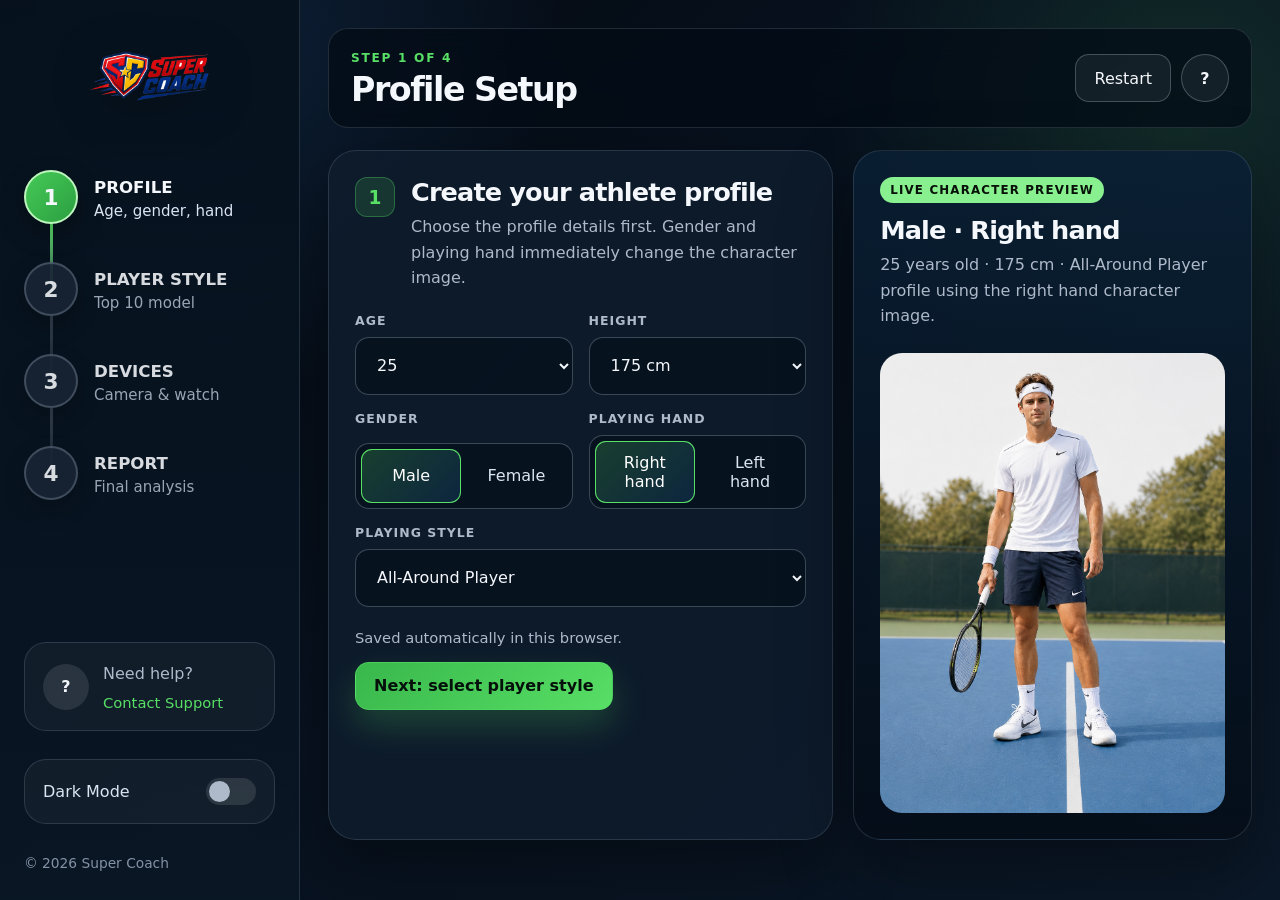
<file: index.html>
<!doctype html>
<html lang="en">
<head>
  <meta charset="utf-8" />
  <meta name="viewport" content="width=device-width, initial-scale=1" />
  <title>Super Coach | Step 1 Profile Setup</title>
  <meta name="description" content="Super Coach AI tennis coaching website: profile setup step." />
  <link rel="icon" href="assets/icons/fav-transparent.png" type="image/png" />
  <link rel="stylesheet" href="css/styles.css" />
</head>
<body data-page="profile" data-step="1">
  <div class="app-shell">
    <aside class="sidebar">
      <a class="brand" href="index.html" aria-label="Super Coach home"><img src="assets/icons/sc-logo-transparent.png" alt="Super Coach" class="brand-logo brand-logo-full" /></a>
      <nav class="stepper" aria-label="Super Coach setup steps">
        <a class="step is-active" href="index.html"><span class="step-number">1</span><span><strong>Profile</strong><small>Age, gender, hand</small></span></a>
        <a class="step" href="player-style.html"><span class="step-number">2</span><span><strong>Player Style</strong><small>Top 10 model</small></span></a>
        <a class="step" href="devices.html"><span class="step-number">3</span><span><strong>Devices</strong><small>Camera & watch</small></span></a>
        <a class="step" href="report.html"><span class="step-number">4</span><span><strong>Report</strong><small>Final analysis</small></span></a>
      </nav>
      <div class="support-card"><span class="circle-icon">?</span><div><p>Need help?</p><a href="mailto:support@example.com">Contact Support</a></div></div>
      <button class="theme-toggle" id="themeToggle" type="button"><span>Dark Mode</span><span class="toggle-pill"><span></span></span></button>
      <p class="copyright">© 2026 Super Coach</p>
    </aside>

    <main class="main" id="top">
      <header class="topbar">
        <div><span class="eyebrow">Step 1 of 4</span><h1>Profile Setup</h1></div>
        <div class="topbar-actions"><button class="ghost-btn" type="button" id="restartBtn">Restart</button><a class="help-btn" href="mailto:support@example.com" aria-label="Help">?</a></div>
      </header>

      <section class="page-grid page-grid-profile">
        <article class="panel form-panel">
          <div class="section-title">
            <span class="section-index">1</span>
            <div><h2>Create your athlete profile</h2><p>Choose the profile details first. Gender and playing hand immediately change the character image.</p></div>
          </div>

          <form id="profileForm" class="profile-form">
            <div class="form-grid">
              <label class="field"><span>Age</span><select id="ageSelect" name="age"></select></label>
              <label class="field"><span>Height</span><select id="heightSelect" name="height"></select></label>

              <div class="field wide-field"><span>Gender</span><div class="segmented" role="group" aria-label="Gender">
                <button class="seg-btn" type="button" data-set="gender" data-value="male">Male</button>
                <button class="seg-btn" type="button" data-set="gender" data-value="female">Female</button>
              </div></div>

              <div class="field wide-field"><span>Playing hand</span><div class="segmented" role="group" aria-label="Playing hand">
                <button class="seg-btn" type="button" data-set="hand" data-value="right">Right hand</button>
                <button class="seg-btn" type="button" data-set="hand" data-value="left">Left hand</button>
              </div></div>

              <label class="field field-full"><span>Playing style</span><select id="styleSelect" name="playingStyle">
                <option>All-Around Player</option>
                <option>Aggressive Baseliner</option>
                <option>Counterpuncher</option>
                <option>Serve & Volley</option>
                <option>Big Server</option>
                <option>Defensive Retriever</option>
                <option>Net-Rushing Attacker</option>
              </select></label>
            </div>

            <div class="wizard-actions">
              <span class="save-note">Saved automatically in this browser.</span>
              <button class="primary-btn next-action" type="submit">Next: select player style</button>
            </div>
          </form>
        </article>

        <aside class="panel preview-panel">
          <div class="preview-copy">
            <span class="status-badge">Live Character Preview</span>
            <h2 id="previewTitle">Male · Right hand</h2>
            <p id="previewText">The selected character will also be used in the final performance report.</p>
          </div>
          <figure class="athlete-figure">
            <img id="athletePreview" src="assets/players/male-right.png" alt="Selected tennis player preview" />
          </figure>
        </aside>
      </section>
    </main>
  </div>
  <script src="js/app.js"></script>
</body>
</html>
</file>
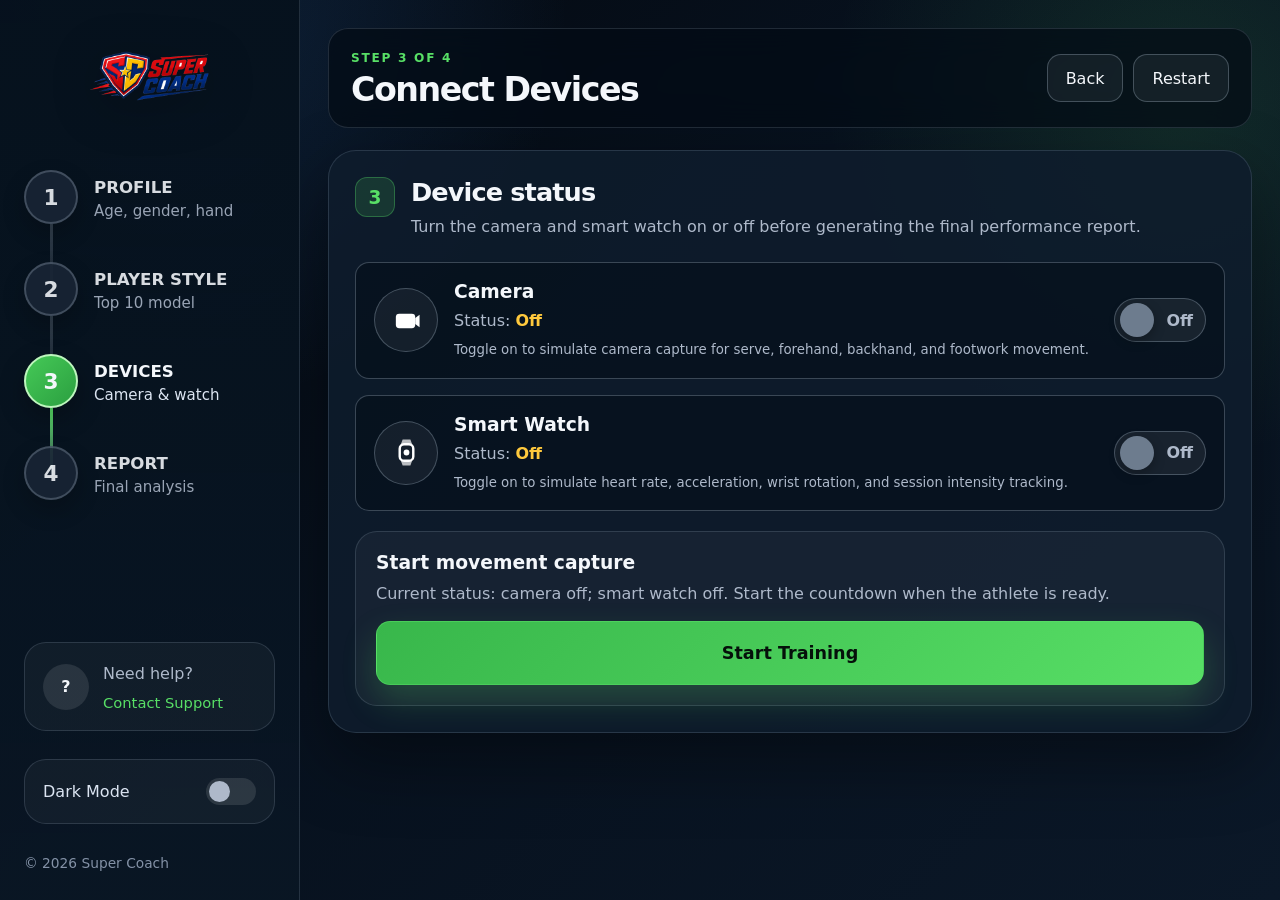
<file: devices.html>
<!doctype html>
<html lang="en">
<head>
  <meta charset="utf-8" />
  <meta name="viewport" content="width=device-width, initial-scale=1" />
  <title>Super Coach | Step 3 Devices</title>
  <meta name="description" content="Super Coach AI tennis coaching website: connect camera and smart watch." />
  <link rel="icon" href="assets/icons/fav-transparent.png" type="image/png" />
  <link rel="stylesheet" href="css/styles.css" />
</head>
<body data-page="devices" data-step="3">
  <div class="app-shell">
    <aside class="sidebar">
      <a class="brand" href="index.html" aria-label="Super Coach home"><img src="assets/icons/sc-logo-transparent.png" alt="Super Coach" class="brand-logo brand-logo-full" /></a>
      <nav class="stepper" aria-label="Super Coach setup steps">
        <a class="step" href="index.html"><span class="step-number">1</span><span><strong>Profile</strong><small>Age, gender, hand</small></span></a>
        <a class="step" href="player-style.html"><span class="step-number">2</span><span><strong>Player Style</strong><small>Top 10 model</small></span></a>
        <a class="step is-active" href="devices.html"><span class="step-number">3</span><span><strong>Devices</strong><small>Camera & watch</small></span></a>
        <a class="step" href="report.html"><span class="step-number">4</span><span><strong>Report</strong><small>Final analysis</small></span></a>
      </nav>
      <div class="support-card"><span class="circle-icon">?</span><div><p>Need help?</p><a href="mailto:support@example.com">Contact Support</a></div></div>
      <button class="theme-toggle" id="themeToggle" type="button"><span>Dark Mode</span><span class="toggle-pill"><span></span></span></button>
      <p class="copyright">© 2026 Super Coach</p>
    </aside>

    <main class="main">
      <header class="topbar">
        <div><span class="eyebrow">Step 3 of 4</span><h1>Connect Devices</h1></div>
        <div class="topbar-actions"><a class="ghost-btn" href="player-style.html">Back</a><button class="ghost-btn" type="button" id="restartBtn">Restart</button></div>
      </header>

      <section class="page-grid page-grid-devices">
        <article class="panel form-panel">
          <div class="section-title"><span class="section-index">3</span><div><h2>Device status</h2><p>Turn the camera and smart watch on or off before generating the final performance report.</p></div></div>

          <div class="device-grid">
            <article class="device-card" id="cameraDevice">
              <div class="device-icon"><img src="assets/icons/camera.svg" alt="" /></div>
              <div><h3>Camera</h3><p>Status: <strong id="cameraStatus" class="device-status pending">Off</strong></p><small id="cameraHint">Toggle on to simulate camera capture for serve, forehand, backhand, and footwork movement.</small></div>
              <button class="device-toggle" type="button" id="cameraBtn" role="switch" aria-checked="false" aria-label="Turn camera on or off"><span aria-hidden="true"></span><b>Off</b></button>
            </article>

            <article class="device-card" id="watchDevice">
              <div class="device-icon"><img src="assets/icons/watch.svg" alt="" /></div>
              <div><h3>Smart Watch</h3><p>Status: <strong id="watchStatus" class="device-status pending">Off</strong></p><small id="watchHint">Heart rate, acceleration, wrist rotation, and session intensity.</small></div>
              <button class="device-toggle" type="button" id="watchBtn" role="switch" aria-checked="false" aria-label="Turn smart watch on or off"><span aria-hidden="true"></span><b>Off</b></button>
            </article>
          </div>

          <div class="analysis-action" id="preTrainingPanel">
            <div><h3>Start movement capture</h3><p id="analysisHint">Turn on any devices you want, then start the training countdown.</p></div>
            <button class="primary-btn large next-action" type="button" id="startTrainingBtn">Start Training</button>
          </div>

          <div class="training-panel" id="trainingPanel" hidden>
            <span class="recording-dot"></span>
            <div>
              <h3>Training is recording</h3>
              <p>The site is simulating camera and smart-watch movement capture. Finish the session when the athlete is done.</p>
              <strong id="trainingTimer">00:00</strong>
            </div>
            <button class="primary-btn large next-action" type="button" id="finishTrainingBtn">Training Finished · View Report</button>
          </div>
        </article>
      </section>
    </main>
  </div>

  <div class="countdown-overlay" id="countdownOverlay" hidden aria-live="assertive" aria-label="Training countdown">
    <div class="countdown-card">
      <span>Get ready</span>
      <strong id="countdownNumber">3</strong>
      <p>Movement recording starts after the countdown.</p>
    </div>
  </div>
  <script src="js/app.js"></script>
</body>
</html>
</file>
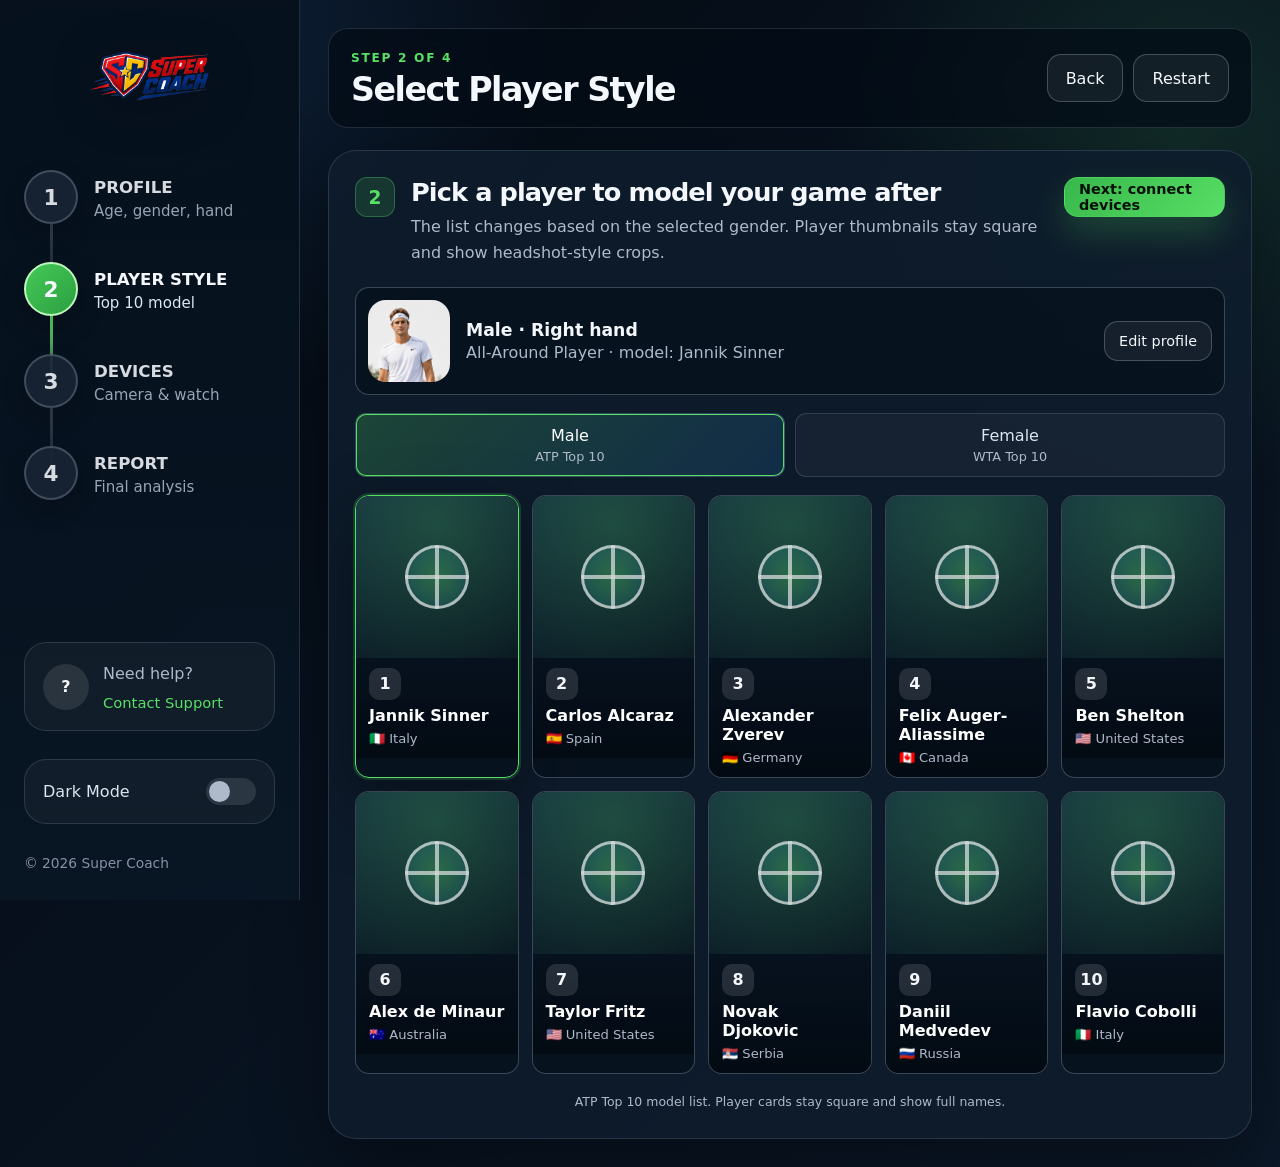
<file: player-style.html>
<!doctype html>
<html lang="en">
<head>
  <meta charset="utf-8" />
  <meta name="viewport" content="width=device-width, initial-scale=1" />
  <title>Super Coach | Step 2 Player Style</title>
  <meta name="description" content="Super Coach AI tennis coaching website: select top player style." />
  <link rel="icon" href="assets/icons/fav-transparent.png" type="image/png" />
  <link rel="stylesheet" href="css/styles.css" />
</head>
<body data-page="players" data-step="2">
  <div class="app-shell">
    <aside class="sidebar">
      <a class="brand" href="index.html" aria-label="Super Coach home"><img src="assets/icons/sc-logo-transparent.png" alt="Super Coach" class="brand-logo brand-logo-full" /></a>
      <nav class="stepper" aria-label="Super Coach setup steps">
        <a class="step" href="index.html"><span class="step-number">1</span><span><strong>Profile</strong><small>Age, gender, hand</small></span></a>
        <a class="step is-active" href="player-style.html"><span class="step-number">2</span><span><strong>Player Style</strong><small>Top 10 model</small></span></a>
        <a class="step" href="devices.html"><span class="step-number">3</span><span><strong>Devices</strong><small>Camera & watch</small></span></a>
        <a class="step" href="report.html"><span class="step-number">4</span><span><strong>Report</strong><small>Final analysis</small></span></a>
      </nav>
      <div class="support-card"><span class="circle-icon">?</span><div><p>Need help?</p><a href="mailto:support@example.com">Contact Support</a></div></div>
      <button class="theme-toggle" id="themeToggle" type="button"><span>Dark Mode</span><span class="toggle-pill"><span></span></span></button>
      <p class="copyright">© 2026 Super Coach</p>
    </aside>

    <main class="main">
      <header class="topbar">
        <div><span class="eyebrow">Step 2 of 4</span><h1>Select Player Style</h1></div>
        <div class="topbar-actions"><a class="ghost-btn" href="index.html">Back</a><button class="ghost-btn" type="button" id="restartBtn">Restart</button></div>
      </header>

      <section class="panel page-panel">
        <div class="section-title with-action">
          <div class="title-row"><span class="section-index">2</span><div><h2>Pick a player to model your game after</h2><p id="playerIntro">The list changes based on the selected gender. Player thumbnails stay square and show headshot-style crops.</p></div></div>
          <a class="primary-btn small next-action" href="devices.html" id="playersNextBtn">Next: connect devices</a>
        </div>

        <div class="selection-summary">
          <figure><img id="miniAthlete" src="assets/players/male-right.png" alt="Selected character" /></figure>
          <div><strong id="selectionSummaryTitle">Male · Right hand</strong><span id="selectionSummaryText">All-Around Player</span></div>
          <a class="ghost-btn small" href="index.html">Edit profile</a>
        </div>

        <div class="tabs" role="tablist" aria-label="Player gender list tabs">
          <button class="tab" type="button" data-set="gender" data-value="male">Male <span>ATP Top 10</span></button>
          <button class="tab" type="button" data-set="gender" data-value="female">Female <span>WTA Top 10</span></button>
        </div>

        <div class="players-grid" id="playersGrid" aria-live="polite"></div>
        <p class="source-note" id="rankingNote">Official ATP/WTA rankings are used for the demo list. Player thumbnails use Wikipedia image data when online.</p>
      </section>
    </main>
  </div>
  <script src="js/app.js"></script>
</body>
</html>
</file>
<file: css/styles.css>
:root {
  color-scheme: dark;
  --bg: #050b12;
  --bg-soft: #071423;
  --panel: rgba(14, 29, 45, .86);
  --panel-strong: rgba(18, 36, 55, .95);
  --line: rgba(205, 222, 244, .14);
  --line-strong: rgba(205, 222, 244, .26);
  --text: #f4f7fb;
  --muted: #aeb9ca;
  --soft: #dce5f2;
  --green: #58df66;
  --green-dark: #1d9237;
  --blue: #2e9bff;
  --yellow: #ffc93d;
  --danger: #ff6868;
  --shadow: 0 28px 70px rgba(0, 0, 0, .38);
  --radius-xl: 28px;
  --radius-lg: 20px;
  --radius-md: 14px;
  --max: 1500px;
  font-family: Inter, ui-sans-serif, system-ui, -apple-system, BlinkMacSystemFont, "Segoe UI", sans-serif;
}
* { box-sizing: border-box; }
html { scroll-behavior: smooth; }
body {
  margin: 0;
  min-height: 100vh;
  color: var(--text);
  background:
    radial-gradient(circle at 12% 0, rgba(61, 151, 255, .18), transparent 26rem),
    radial-gradient(circle at 92% 12%, rgba(87, 220, 98, .12), transparent 22rem),
    linear-gradient(135deg, #03070d 0%, #07111e 45%, #0b1828 100%);
}
a { color: inherit; text-decoration: none; }
button, select { font: inherit; }
button { cursor: pointer; }
img { max-width: 100%; display: block; }
.app-shell { min-height: 100vh; display: grid; grid-template-columns: 300px minmax(0, 1fr); }
.sidebar {
  position: sticky;
  top: 0;
  height: 100vh;
  padding: 26px 24px;
  border-right: 1px solid var(--line);
  background: linear-gradient(180deg, rgba(6, 17, 29, .98), rgba(9, 22, 36, .9));
  display: flex;
  flex-direction: column;
  gap: 28px;
  overflow-y: auto;
}
.brand { display: flex; align-items: center; gap: 13px; }
.brand-logo { width: 56px; height: 56px; }
.brand strong { font-size: 1.75rem; line-height: 1; letter-spacing: -.04em; display: block; }
.brand small { text-transform: uppercase; letter-spacing: .14em; color: var(--muted); font-size: .72rem; }
.stepper { display: grid; gap: 0; margin-top: 16px; }
.step {
  position: relative;
  min-height: 92px;
  display: grid;
  grid-template-columns: 54px 1fr;
  gap: 16px;
  align-items: start;
  color: var(--muted);
  opacity: .88;
}
.step:not(:last-child)::after {
  content: "";
  position: absolute;
  left: 26px;
  top: 54px;
  width: 3px;
  height: 68px;
  background: linear-gradient(var(--line-strong), rgba(255,255,255,.08));
}
.step-number {
  width: 54px;
  height: 54px;
  border-radius: 50%;
  display: grid;
  place-items: center;
  border: 2px solid var(--line-strong);
  background: #192535;
  color: var(--text);
  font-size: 1.35rem;
  font-weight: 800;
  box-shadow: 0 10px 26px rgba(0,0,0,.26);
  z-index: 1;
}
.step strong { display: block; text-transform: uppercase; font-size: 1.04rem; margin-top: 8px; color: var(--text); }
.step small { display: block; margin-top: 5px; font-size: .94rem; }
.step.is-active { opacity: 1; color: var(--soft); }
.step.is-active .step-number { background: linear-gradient(135deg, #45c957, #2b9f40); border-color: #bdf6bd; }
.step.is-active:not(:last-child)::after { background: linear-gradient(var(--green), var(--line-strong)); }
.support-card, .theme-toggle {
  border: 1px solid var(--line);
  background: rgba(255,255,255,.04);
  border-radius: 22px;
  padding: 18px;
}
.support-card { margin-top: auto; display: flex; align-items: center; gap: 14px; }
.circle-icon {
  width: 46px;
  height: 46px;
  border-radius: 50%;
  display: grid;
  place-items: center;
  color: var(--text);
  background: rgba(255,255,255,.1);
  font-weight: 900;
}
.support-card p { margin: 0 0 6px; }
.support-card a { color: var(--green); font-size: .92rem; }
.theme-toggle { color: var(--soft); display: flex; align-items: center; justify-content: space-between; }
.toggle-pill { width: 50px; height: 27px; border-radius: 99px; background: rgba(255,255,255,.11); padding: 3px; display: inline-flex; }
.toggle-pill span { width: 21px; height: 21px; border-radius: 50%; background: var(--muted); display: block; transition: transform .2s ease, background .2s ease; }
body.light-mode .toggle-pill span { transform: translateX(23px); background: var(--green); }
.copyright { color: #8492a7; margin: 0; font-size: .86rem; }
.main { padding: 28px; min-width: 0; }
.topbar {
  max-width: var(--max);
  margin: 0 auto 22px;
  min-height: 76px;
  border: 1px solid var(--line);
  border-radius: 20px;
  padding: 18px 22px;
  background: rgba(4, 12, 22, .72);
  backdrop-filter: blur(16px);
  display: flex;
  align-items: center;
  justify-content: space-between;
  gap: 18px;
}
.eyebrow { color: var(--green); text-transform: uppercase; font-weight: 900; letter-spacing: .14em; font-size: .76rem; }
h1, h2, h3, h4, p { margin-top: 0; }
h1 { margin: 4px 0 0; font-size: clamp(1.65rem, 2.6vw, 2.8rem); letter-spacing: -.045em; }
h2 { margin-bottom: 7px; font-size: clamp(1.35rem, 2vw, 2rem); letter-spacing: -.035em; }
h3 { margin-bottom: 8px; }
p { color: var(--muted); line-height: 1.6; }
.topbar-actions { display: flex; align-items: center; gap: 10px; flex-wrap: wrap; }
.panel {
  border: 1px solid var(--line);
  border-radius: var(--radius-xl);
  background: var(--panel);
  box-shadow: var(--shadow);
  overflow: hidden;
}
.page-grid { max-width: var(--max); margin: 0 auto; display: grid; gap: 20px; align-items: stretch; }
.page-grid-profile { grid-template-columns: minmax(0, .95fr) minmax(360px, .75fr); }
.page-grid-devices { grid-template-columns: minmax(0, 1fr) 430px; }
.page-panel, .form-panel, .preview-panel { padding: 26px; }
.section-title { display: flex; gap: 16px; align-items: flex-start; margin-bottom: 22px; }
.section-title.with-action { justify-content: space-between; gap: 20px; }
.title-row { display: flex; gap: 16px; align-items: flex-start; }
.section-index {
  flex: 0 0 auto;
  width: 40px;
  height: 40px;
  border-radius: 12px;
  display: grid;
  place-items: center;
  background: rgba(88, 223, 102, .14);
  color: var(--green);
  border: 1px solid rgba(88, 223, 102, .32);
  font-size: 1.16rem;
  font-weight: 900;
}
.section-title p { margin-bottom: 0; }
.form-grid { display: grid; grid-template-columns: repeat(2, minmax(0, 1fr)); gap: 16px; }
.field { display: grid; gap: 9px; }
.field span, .source-note { text-transform: uppercase; letter-spacing: .08em; font-size: .78rem; color: var(--muted); font-weight: 800; }
.field-full { grid-column: 1 / -1; }
select, .segmented, .player-card, .device-card, .selection-summary {
  border: 1px solid var(--line-strong);
  background: rgba(3, 12, 22, .52);
  color: var(--text);
  border-radius: var(--radius-md);
}
select { min-height: 58px; padding: 0 17px; outline: none; }
select:focus { border-color: var(--green); box-shadow: 0 0 0 4px rgba(88, 223, 102, .12); }
.segmented { display: flex; padding: 5px; gap: 5px; min-height: 58px; }
.seg-btn, .tab {
  border: 0;
  border-radius: 11px;
  color: var(--soft);
  background: transparent;
  flex: 1;
  padding: 12px 16px;
  transition: background .2s ease, color .2s ease, transform .2s ease;
}
.seg-btn:hover, .tab:hover, .player-card:hover { transform: translateY(-2px); }
.seg-btn.is-selected, .tab.is-active { background: linear-gradient(135deg, rgba(88, 223, 102, .22), rgba(46, 155, 255, .14)); box-shadow: inset 0 0 0 1px var(--green); color: #fff; }
.wizard-actions { margin-top: 22px; display: flex; align-items: center; justify-content: space-between; gap: 16px; flex-wrap: wrap; }
.save-note { color: var(--muted); font-size: .92rem; }
.primary-btn, .ghost-btn, .help-btn {
  border: 1px solid var(--line-strong);
  min-height: 48px;
  display: inline-flex;
  align-items: center;
  justify-content: center;
  gap: 8px;
  border-radius: 14px;
  padding: 0 18px;
  color: var(--text);
  transition: transform .2s ease, border-color .2s ease, background .2s ease;
}
.primary-btn { border-color: rgba(88, 223, 102, .48); background: linear-gradient(135deg, #38b74b, #58df66); color: #05100a; font-weight: 900; box-shadow: 0 16px 34px rgba(88, 223, 102, .22); }
.ghost-btn, .help-btn { background: rgba(255,255,255,.06); }
.help-btn { width: 48px; padding: 0; border-radius: 50%; font-weight: 900; }
.primary-btn:hover, .ghost-btn:hover, .help-btn:hover { transform: translateY(-2px); border-color: var(--green); }
.primary-btn.small, .ghost-btn.small { min-height: 40px; padding: 0 14px; font-size: .9rem; }
.primary-btn.large { min-height: 64px; width: 100%; font-size: 1.1rem; }
.preview-panel { position: relative; display: grid; grid-template-rows: auto 1fr; min-height: 690px; background: linear-gradient(180deg, rgba(10, 31, 52, .88), rgba(4, 12, 22, .82)); }
.preview-copy { position: relative; z-index: 2; }
.status-badge { display: inline-flex; color: #071107; background: #89f090; padding: 6px 10px; border-radius: 99px; text-transform: uppercase; letter-spacing: .1em; font-size: .74rem; font-weight: 900; margin-bottom: 12px; }
.athlete-figure { position: relative; min-height: 540px; display: flex; align-items: end; justify-content: center; margin: 0; overflow: hidden; border-radius: 22px; background: radial-gradient(circle at 50% 25%, rgba(255,255,255,.13), transparent 26rem); }
.athlete-figure::before { content: ""; position: absolute; inset: auto -15% 0; height: 42%; background: linear-gradient(#4fa7d9, #2179b4); opacity: .38; filter: blur(20px); border-radius: 50% 50% 0 0; }
.athlete-figure img { position: relative; z-index: 1; max-height: 660px; width: auto; object-fit: contain; object-position: bottom center; filter: drop-shadow(0 32px 38px rgba(0,0,0,.28)); }
body[data-page="profile"] .athlete-figure { width: 100%; aspect-ratio: 3 / 4; min-height: 0; height: auto; align-self: end; align-items: stretch; }
body[data-page="profile"] .athlete-figure img { width: 100%; height: 100%; max-height: none; object-fit: cover; object-position: center bottom; }
.compact-preview .athlete-figure { min-height: 470px; }
.compact-preview .athlete-figure img { max-height: 520px; }
.selection-summary { display: grid; grid-template-columns: 82px 1fr auto; align-items: center; gap: 16px; padding: 12px; margin-bottom: 18px; }
.selection-summary figure { margin: 0; width: 82px; height: 82px; border-radius: 18px; overflow: hidden; background: linear-gradient(180deg, rgba(255,255,255,.12), rgba(255,255,255,.03)); display: flex; align-items: center; justify-content: center; }
.selection-summary img { width: 100%; height: 100%; max-height: none; object-fit: cover; object-position: center 14%; }
.selection-summary strong { display: block; font-size: 1.08rem; margin-bottom: 3px; }
.selection-summary span { color: var(--muted); }
.tabs { display: grid; grid-template-columns: repeat(2, minmax(0, 1fr)); gap: 10px; margin: 10px 0 18px; }
.tab { border: 1px solid var(--line); background: rgba(255,255,255,.04); text-align: center; min-height: 64px; }
.tab span { display: block; color: var(--muted); font-size: .8rem; margin-top: 4px; }
.players-grid { display: grid; grid-template-columns: repeat(5, minmax(130px, 1fr)); gap: 13px; }
.player-card {
  position: relative;
  padding: 0;
  overflow: hidden;
  text-align: left;
  display: grid;
  grid-template-rows: auto auto;
  align-content: start;
}
.player-card.is-selected { border-color: var(--green); box-shadow: 0 0 0 2px rgba(88, 223, 102, .18), var(--shadow); }
.player-photo, .player-fallback {
  position: relative;
  width: 100%;
  aspect-ratio: 1 / 1;
  height: auto;
  object-fit: cover;
}
.player-photo[hidden], .player-fallback[hidden] { display: none !important; }
.player-photo {
  display: block;
  filter: saturate(1.05) contrast(1.02);
  object-position: center top;
  background: rgba(255,255,255,.05);
}
.player-fallback {
  display: grid;
  place-items: center;
  font-size: .92rem;
  font-weight: 800;
  line-height: 1.25;
  text-align: center;
  color: var(--soft);
  padding: 18px;
  background: radial-gradient(circle at 50% 18%, rgba(88,223,102,.23), transparent 12rem), linear-gradient(160deg, #10253c, #07121f);
}
.player-meta {
  position: relative;
  z-index: 2;
  display: grid;
  gap: 6px;
  align-content: start;
  width: 100%;
  min-height: 74px;
  padding: 10px 13px 12px;
  background: linear-gradient(180deg, rgba(7,18,31,.78), rgba(3,10,18,.94));
}
.player-rank { width: 32px; height: 32px; border-radius: 10px; display: grid; place-items: center; background: rgba(255,255,255,.12); font-weight: 900; }
.player-name { color: #fff; font-weight: 900; line-height: 1.2; }
.player-country { color: var(--muted); font-size: .82rem; }
.source-note { margin: 18px 0 0; text-align: center; text-transform: none; letter-spacing: normal; font-weight: 500; }
.device-grid { display: grid; gap: 16px; }
.device-card { padding: 18px; display: grid; grid-template-columns: 64px 1fr auto; align-items: center; gap: 16px; }
.device-card.connected { border-color: rgba(88, 223, 102, .5); background: rgba(88, 223, 102, .08); }
.device-icon { width: 64px; height: 64px; border-radius: 50%; display: grid; place-items: center; border: 1px solid var(--line-strong); background: rgba(255,255,255,.06); color: var(--green); }
.device-icon img { width: 31px; height: 31px; color: currentColor; }
.device-card h3 { margin: 0 0 6px; }
.device-card p { margin: 0 0 6px; }
.device-card small { color: var(--muted); line-height: 1.45; }

.device-toggle {
  min-width: 92px;
  height: 44px;
  border: 1px solid var(--line-strong);
  border-radius: 999px;
  padding: 4px 12px 4px 5px;
  background: rgba(255,255,255,.07);
  color: var(--muted);
  display: inline-flex;
  align-items: center;
  justify-content: space-between;
  gap: 9px;
  font-weight: 900;
  transition: transform .2s ease, border-color .2s ease, background .2s ease, color .2s ease;
}
.device-toggle span {
  width: 34px;
  height: 34px;
  border-radius: 50%;
  background: #6d7c8e;
  box-shadow: 0 4px 12px rgba(0,0,0,.28);
  transition: transform .2s ease, background .2s ease;
}
.device-toggle b { min-width: 26px; text-align: center; }
.device-toggle.is-on {
  padding-left: 12px;
  padding-right: 5px;
  border-color: rgba(88, 223, 102, .62);
  background: rgba(88, 223, 102, .14);
  color: var(--green);
}
.device-toggle.is-on span { transform: translateX(37px); background: var(--green); }
.device-toggle.is-on b { transform: translateX(-37px); }
.device-toggle:hover { transform: translateY(-2px); border-color: var(--green); }

.device-status.connected { color: var(--green); }
.device-status.pending { color: var(--yellow); }
.device-status.error { color: var(--danger); }
.analysis-action { margin-top: 20px; border: 1px solid var(--line); border-radius: 22px; padding: 20px; background: rgba(255,255,255,.04); display: grid; gap: 14px; }
.analysis-action p { margin-bottom: 0; }
.report-main { background: linear-gradient(180deg, rgba(255,255,255,.03), rgba(255,255,255,0)); }
.report-sheet {
  max-width: 1280px;
  margin: 0 auto;
  background: linear-gradient(180deg, rgba(249,252,255,.98), rgba(226,240,250,.96));
  color: #0b2440;
  border-radius: 28px;
  overflow: hidden;
  box-shadow: 0 36px 90px rgba(0,0,0,.42);
}
.report-sheet p { color: #1d3553; }
.report-hero {
  position: relative;
  min-height: 1060px;
  background:
    radial-gradient(circle at 52% 15%, rgba(255,255,255,.98) 0%, rgba(255,255,255,.82) 34%, transparent 58%),
    linear-gradient(180deg, rgba(249,252,255,.98) 0%, rgba(246,251,255,.95) 46%, rgba(154,208,238,.72) 100%);
  isolation: isolate;
}
.report-hero::before {
  content: "";
  position: absolute;
  inset: 62% 0 0;
  background:
    linear-gradient(90deg, transparent 0 47%, rgba(255,255,255,.92) 47% 48%, transparent 48% 100%),
    linear-gradient(180deg, transparent 0 14%, rgba(255,255,255,.82) 14% 15%, transparent 15% 100%),
    linear-gradient(180deg, rgba(76, 151, 198, .28), rgba(61, 139, 193, .54));
  z-index: -1;
}
.report-hero::after { content: ""; position: absolute; inset: 0; background: rgba(255,255,255,.1); z-index: -2; }
.report-info-card { position: absolute; z-index: 3; left: 32px; top: 30px; width: 318px; }
.report-info-card h2 { color: #08264b; font-size: 2.5rem; line-height: 1.05; text-transform: uppercase; letter-spacing: .01em; margin-bottom: 22px; }
.report-info-card h2 span { color: #1975d1; font-size: 1.3rem; white-space: nowrap; }
.report-meta { display: grid; gap: 10px; margin: 0; }
.report-meta div { display: grid; grid-template-columns: 104px 1fr; gap: 8px; align-items: center; }
.report-meta dt { color: #5f7189; text-transform: uppercase; font-size: .72rem; font-weight: 900; letter-spacing: .1em; display: flex; gap: 7px; align-items: center; }
.report-meta dt img { width: 18px; height: 18px; opacity: .8; }
.report-meta dd { margin: 0; font-weight: 900; color: #0a2546; }
.report-athlete-final { position: absolute; z-index: 2; left: 50%; top: 96px; width: clamp(410px, 42vw, 540px); height: 930px; transform: translateX(-50%); margin: 0; overflow: hidden; display: flex; align-items: stretch; justify-content: center; }
.report-athlete-final img { width: 100%; height: 100%; max-height: none; object-fit: cover; object-position: center bottom; filter: drop-shadow(0 28px 22px rgba(11, 36, 64, .18)); }
.metric-card {
  position: absolute;
  z-index: 4;
  width: 286px;
  min-height: 178px;
  border: 1px solid rgba(11, 36, 64, .14);
  border-radius: 18px;
  background: rgba(255,255,255,.82);
  box-shadow: 0 16px 30px rgba(11, 36, 64, .12);
  backdrop-filter: blur(10px);
  padding: 18px 18px 18px 78px;
}
.metric-card::before { display: none; }
.metric-card h3 { margin: 0 0 9px; text-transform: uppercase; color: #0b284c; font-size: 1rem; }
.metric-card p { margin: 0 0 8px; color: #14314f; line-height: 1.35; font-size: .94rem; }
.metric-card b { display: block; color: #1e9d49; text-transform: uppercase; font-size: .78rem; margin-bottom: 4px; }
.metric-card mark { float: right; border-radius: 99px; padding: 4px 10px; background: #39a851; color: #fff; font-size: .68rem; text-transform: uppercase; }
.metric-card mark.fair { background: #2478d4; }
.metric-icon { position: absolute; left: 18px; top: 18px; width: 46px; height: 46px; border-radius: 50%; display: grid; place-items: center; background: #06264c; color: #fff; }
.metric-icon img { width: 28px; height: 28px; }
.node { display: none; }
.node.fair { display: none; }
.metric-head { right: 34px; top: 72px; }
.metric-head .node { left: -158px; top: 32px; }
.metric-head::before { left: -150px; top: 40px; width: 150px; transform: rotate(-1deg); }
.metric-shoulders { left: 34px; top: 300px; }
.metric-shoulders .node { right: -114px; top: 36px; }
.metric-shoulders::before { right: -108px; top: 44px; width: 110px; transform: rotate(-30deg); }
.metric-wrists { left: 34px; top: 526px; }
.metric-wrists .node { right: -80px; top: 38px; }
.metric-wrists::before { right: -75px; top: 45px; width: 76px; transform: rotate(42deg); }
.metric-elbows { right: 56px; top: 340px; }
.metric-elbows .node { left: -94px; top: 64px; }
.metric-elbows::before { left: -88px; top: 72px; width: 95px; transform: rotate(-47deg); }
.metric-hips { right: 54px; top: 565px; }
.metric-hips .node { left: -76px; top: 52px; }
.metric-hips::before { left: -70px; top: 60px; width: 74px; transform: rotate(-25deg); }
.metric-knees { left: 36px; top: 750px; }
.metric-knees .node { right: -74px; top: 65px; }
.metric-knees::before { right: -70px; top: 73px; width: 70px; transform: rotate(20deg); }
.metric-ankles { right: 52px; bottom: 92px; }
.metric-ankles .node { left: -82px; top: 70px; }
.metric-ankles::before { left: -78px; top: 78px; width: 80px; transform: rotate(-35deg); }
.metric-feet { left: 36px; bottom: 55px; }
.metric-feet .node { right: -114px; top: 56px; }
.metric-feet::before { right: -108px; top: 64px; width: 110px; transform: rotate(28deg); }
.report-footer-grid { display: grid; grid-template-columns: 1.05fr 1.18fr .95fr 1.1fr; gap: 16px; padding: 22px 32px 16px; background: linear-gradient(180deg, rgba(255,255,255,.96), rgba(232,245,253,.96)); }
.score-card, .summary-card { border: 1px solid rgba(11, 36, 64, .12); border-radius: 16px; background: rgba(255,255,255,.78); padding: 18px; }
.score-card h3, .summary-card h3 { background: #06264c; color: #fff; text-align: center; padding: 9px; border-radius: 10px 10px 0 0; margin: -18px -18px 16px; text-transform: uppercase; font-size: .9rem; }
.score-ring { width: 138px; height: 138px; border-radius: 50%; margin: 0 auto 10px; display: grid; place-items: center; background: conic-gradient(#3fb75b 0 82%, #d9e6ef 82% 100%); position: relative; }
.score-ring::before { content: ""; position: absolute; inset: 12px; background: #fff; border-radius: 50%; }
.score-ring strong, .score-ring span { position: relative; z-index: 1; }
.score-ring strong { font-size: 3rem; color: #08264b; }
.score-ring span { margin-left: -68px; margin-top: 58px; color: #0b2440; font-weight: 900; }
.score-card b { display: block; text-align: center; color: #209d4a; text-transform: uppercase; font-size: .82rem; }
.score-card p { text-align: center; font-size: .9rem; margin: 5px 0 0; }
ul { margin: 0; padding: 0; list-style: none; display: grid; gap: 11px; }
li { position: relative; padding-left: 26px; color: #123152; font-size: .92rem; line-height: 1.35; }
li::before { content: "✓"; position: absolute; left: 0; top: 0; width: 18px; height: 18px; border-radius: 50%; display: grid; place-items: center; background: rgba(46, 183, 82, .14); color: #2eb752; font-weight: 900; font-size: .75rem; }
.warn-list li::before { content: "↗"; background: rgba(255, 184, 0, .14); color: #f1a900; }
.recommendation p { font-size: .98rem; margin-bottom: 0; }
.report-disclaimer { margin: 0; padding: 0 32px 22px; font-size: .82rem; color: #4e6580 !important; }

/* Refined report layout: clean boxes around a fixed-ratio player image */
body[data-page="report"] .report-sheet { max-width: 1120px; }
body[data-page="report"] .report-hero {
  min-height: auto;
  display: grid;
  grid-template-columns: minmax(235px, .85fr) minmax(350px, .95fr) minmax(235px, .85fr);
  grid-template-rows: auto auto auto auto auto;
  gap: 18px 22px;
  align-items: start;
  padding: 32px 34px 26px;
  background:
    radial-gradient(circle at 50% 10%, rgba(255,255,255,.98) 0%, rgba(255,255,255,.88) 34%, transparent 58%),
    linear-gradient(180deg, rgba(249,252,255,.98) 0%, rgba(246,251,255,.95) 47%, rgba(154,208,238,.72) 100%);
}
body[data-page="report"] .report-hero::before { inset: 58% 0 0; }
body[data-page="report"] .report-info-card,
body[data-page="report"] .report-athlete-final,
body[data-page="report"] .metric-card {
  position: relative;
  left: auto; right: auto; top: auto; bottom: auto;
  transform: none;
}
body[data-page="report"] .report-info-card { grid-column: 1; grid-row: 1; width: auto; }
body[data-page="report"] .report-info-card h2 { font-size: clamp(2.05rem, 3.3vw, 2.65rem); line-height: 1.02; margin-bottom: 18px; }
body[data-page="report"] .report-meta { gap: 9px; }
body[data-page="report"] .report-meta div { grid-template-columns: 88px 1fr; }
body[data-page="report"] .report-athlete-final {
  grid-column: 2;
  grid-row: 1 / 6;
  align-self: stretch;
  width: 100%;
  height: 860px;
  max-height: 860px;
  border-radius: 0;
}
body[data-page="report"] .report-athlete-final img { object-fit: cover; object-position: center bottom; }
body[data-page="report"] .metric-card {
  width: auto;
  min-height: 0;
  padding: 17px 17px 17px 74px;
}
body[data-page="report"] .metric-card h3 { display: flex; align-items: center; justify-content: space-between; gap: 10px; line-height: 1.15; }
body[data-page="report"] .metric-card mark { float: none; flex: 0 0 auto; }
body[data-page="report"] .metric-card p { font-size: .9rem; line-height: 1.34; }
body[data-page="report"] .metric-card b { margin-top: 4px; }
body[data-page="report"] .metric-head { grid-column: 3; grid-row: 1; }
body[data-page="report"] .metric-shoulders { grid-column: 1; grid-row: 2; }
body[data-page="report"] .metric-wrists { grid-column: 1; grid-row: 3; }
body[data-page="report"] .metric-knees { grid-column: 1; grid-row: 4; }
body[data-page="report"] .metric-feet { grid-column: 1; grid-row: 5; }
body[data-page="report"] .metric-elbows { grid-column: 3; grid-row: 2; }
body[data-page="report"] .metric-hips { grid-column: 3; grid-row: 3; }
body[data-page="report"] .metric-ankles { grid-column: 3; grid-row: 4 / span 2; align-self: start; }
body[data-page="report"] .report-footer-grid { grid-template-columns: 1.04fr 1.22fr 1fr 1.12fr; padding: 20px 28px 16px; gap: 14px; }
body[data-page="report"] .score-card,
body[data-page="report"] .summary-card { padding: 16px; }
body[data-page="report"] .score-card h3,
body[data-page="report"] .summary-card h3 { margin: -16px -16px 15px; }
body[data-page="report"] .score-ring { width: 126px; height: 126px; position: relative; }
body[data-page="report"] .score-ring strong { position: absolute; left: 50%; top: 43%; transform: translate(-50%, -50%); font-size: 2.75rem; line-height: 1; }
body[data-page="report"] .score-ring span { position: absolute; left: 50%; top: 70%; transform: translateX(-50%); margin: 0; font-size: 1.05rem; }
body[data-page="report"] li { font-size: .88rem; }
body[data-page="report"] .recommendation p { font-size: .91rem; line-height: 1.45; }
body[data-page="report"] .report-disclaimer { padding: 0 28px 20px; }

body.light-mode { --bg: #f3f6fa; --bg-soft: #fff; --panel: rgba(255,255,255,.9); --panel-strong: #fff; --line: rgba(14, 36, 61, .14); --line-strong: rgba(14, 36, 61, .22); --text: #071827; --muted: #5b6b7c; --soft: #102235; background: #eef5fb; color-scheme: light; }
body.light-mode .sidebar { background: rgba(255,255,255,.88); }
body.light-mode .topbar { background: rgba(255,255,255,.76); }
body.light-mode .player-meta { background: linear-gradient(transparent, rgba(0,0,0,.72) 48%, rgba(0,0,0,.88)); }
@media (max-width: 1200px) {
  .app-shell { grid-template-columns: 1fr; }
  .sidebar { position: relative; height: auto; padding: 18px; }
  .stepper { grid-template-columns: repeat(4, 1fr); gap: 8px; }
  .step { min-height: auto; grid-template-columns: auto; text-align: center; align-items: center; padding: 10px; border: 1px solid var(--line); border-radius: 16px; }
  .step:not(:last-child)::after { display: none; }
  .step-number { margin: 0 auto; }
  .support-card, .copyright { display: none; }
  .theme-toggle { max-width: 230px; }
  .page-grid-profile, .page-grid-devices { grid-template-columns: 1fr; }
  .preview-panel { min-height: 580px; }
  .players-grid { grid-template-columns: repeat(4, minmax(140px, 1fr)); }
  body[data-page="report"] .report-hero { min-height: auto; padding: 24px; display: grid; grid-template-columns: 1fr; gap: 16px; }
  body[data-page="report"] .report-info-card, body[data-page="report"] .report-athlete-final, body[data-page="report"] .metric-card { position: relative; left: auto; right: auto; top: auto; bottom: auto; width: auto; grid-column: 1; grid-row: auto; }
  body[data-page="report"] .report-athlete-final { min-height: 560px; height: 640px; width: min(82vw, 460px); justify-self: center; transform: none; }
  body[data-page="report"] .report-athlete-final img { max-height: none; }
  .metric-card::before, .node { display: none; }
  body[data-page="report"] .report-footer-grid { grid-template-columns: repeat(2, 1fr); }
}
@media (max-width: 760px) {
  .main { padding: 16px; }
  .topbar { flex-direction: column; align-items: stretch; }
  .stepper { grid-template-columns: repeat(2, 1fr); }
  .brand strong { font-size: 1.35rem; }
  .form-grid, .players-grid, .report-footer-grid { grid-template-columns: 1fr; }
  .selection-summary { grid-template-columns: 70px 1fr; }
  .selection-summary .ghost-btn { grid-column: 1 / -1; }
  .device-card { grid-template-columns: 54px 1fr; }
  .device-card .ghost-btn, .device-card .device-toggle { grid-column: 1 / -1; justify-self: start; }
  .report-info-card h2 { font-size: 2rem; }
  .metric-card { padding-left: 70px; }
}
@media print {
  @page { size: A4 portrait; margin: 0; }
  body { background: #fff; }
  .no-print, .sidebar, .topbar { display: none !important; }
  .app-shell { display: block; }
  .main { padding: 0; }
  .report-sheet { border-radius: 0; box-shadow: none; max-width: none; }
  .report-hero { min-height: 820px; }
}
.device-icon img, .metric-icon img { filter: brightness(0) invert(1); }
.report-meta dt img { filter: none; }

/* Super Coach v7 mobile and layout refinements */
.page-grid-devices {
  grid-template-columns: minmax(0, 1fr);
  max-width: 980px;
}

body[data-page="devices"] .form-panel {
  width: 100%;
}

.player-fallback::after {
  content: "";
  width: 58px;
  height: 58px;
  border-radius: 50%;
  border: 3px solid rgba(255,255,255,.78);
  background:
    linear-gradient(90deg, transparent 46%, rgba(255,255,255,.75) 47%, rgba(255,255,255,.75) 53%, transparent 54%),
    linear-gradient(0deg, transparent 46%, rgba(255,255,255,.75) 47%, rgba(255,255,255,.75) 53%, transparent 54%),
    radial-gradient(circle at 50% 50%, rgba(88,223,102,.35), rgba(46,155,255,.18));
  opacity: .82;
}

@media (max-width: 760px) {
  body:not([data-page="report"]) .main {
    padding-bottom: 96px;
  }

  .app-shell {
    display: block;
  }

  .sidebar {
    position: sticky;
    top: 0;
    z-index: 80;
    height: auto;
    padding: 10px 12px 12px;
    gap: 10px;
    border-right: 0;
    border-bottom: 1px solid var(--line);
    background: rgba(5, 14, 25, .96);
    backdrop-filter: blur(18px);
  }

  .brand {
    justify-content: center;
    gap: 8px;
  }

  .brand-logo {
    width: 38px;
    height: 38px;
  }

  .brand strong {
    font-size: 1.18rem;
    letter-spacing: -.03em;
  }

  .brand small {
    display: none;
  }

  .stepper {
    grid-template-columns: repeat(4, minmax(0, 1fr));
    gap: 6px;
    margin-top: 0;
  }

  .step {
    min-height: 42px;
    display: flex;
    align-items: center;
    justify-content: center;
    padding: 5px;
    border-radius: 14px;
  }

  .step-number {
    width: 32px;
    height: 32px;
    font-size: .95rem;
    box-shadow: none;
  }

  .step strong,
  .step small {
    display: none;
  }

  .main {
    padding: 14px;
  }

  .topbar {
    min-height: 0;
    padding: 14px;
    margin-bottom: 12px;
    gap: 12px;
  }

  .topbar-actions {
    display: grid;
    grid-template-columns: repeat(auto-fit, minmax(104px, 1fr));
    gap: 8px;
  }

  .topbar-actions .ghost-btn,
  .topbar-actions .help-btn,
  .topbar-actions .primary-btn {
    min-height: 42px;
    width: 100%;
  }

  .page-grid-profile {
    display: flex;
    flex-direction: column;
  }

  body[data-page="profile"] .preview-panel {
    order: -1;
    min-height: 0;
    padding: 16px;
  }

  body[data-page="profile"] .preview-copy h2 {
    margin-bottom: 3px;
  }

  body[data-page="profile"] .preview-copy p {
    margin-bottom: 10px;
    font-size: .92rem;
  }

  body[data-page="profile"] .athlete-figure {
    aspect-ratio: 4 / 5;
    max-height: 54vh;
    border-radius: 18px;
  }

  .page-panel,
  .form-panel,
  .preview-panel {
    padding: 18px;
    border-radius: 22px;
  }

  .section-title,
  .title-row {
    gap: 12px;
  }

  .section-index {
    width: 34px;
    height: 34px;
    border-radius: 10px;
    font-size: 1rem;
  }

  .form-grid,
  .players-grid,
  .report-footer-grid {
    grid-template-columns: 1fr;
  }

  .field-full,
  .wide-field {
    grid-column: auto;
  }

  .tabs {
    grid-template-columns: 1fr 1fr;
  }

  .selection-summary {
    grid-template-columns: 64px 1fr;
    align-items: center;
    padding: 10px;
  }

  .selection-summary figure {
    width: 64px;
    height: 64px;
    border-radius: 16px;
  }

  .selection-summary .ghost-btn {
    grid-column: 1 / -1;
  }

  .player-meta {
    min-height: 66px;
  }

  .device-card {
    grid-template-columns: 50px 1fr;
    gap: 12px;
    padding: 16px;
  }

  .device-icon {
    width: 50px;
    height: 50px;
  }

  .device-card .device-toggle {
    grid-column: 1 / -1;
    justify-self: start;
    width: 112px;
  }

  .analysis-action {
    padding: 16px;
  }

  .wizard-actions {
    display: block;
    margin-top: 18px;
  }

  .save-note {
    display: block;
    text-align: center;
    margin-bottom: 10px;
  }

  body:not([data-page="report"]) .next-action {
    position: fixed;
    left: 14px;
    right: 14px;
    bottom: calc(14px + env(safe-area-inset-bottom));
    z-index: 120;
    width: calc(100% - 28px);
    min-height: 58px;
    border-radius: 18px;
    font-size: 1rem;
    box-shadow: 0 18px 42px rgba(0, 0, 0, .44), 0 12px 30px rgba(88, 223, 102, .2);
  }

  body[data-page="players"] .section-title.with-action {
    display: block;
  }

  body[data-page="players"] .section-title.with-action .title-row {
    margin-bottom: 0;
  }
}

@media (max-width: 430px) {
  .brand strong {
    font-size: 1.05rem;
  }
  .topbar-actions {
    grid-template-columns: 1fr;
  }
  .segmented {
    flex-direction: column;
  }
  .tabs {
    grid-template-columns: 1fr;
  }
}

/* Super Coach v8 updates: uploaded logo, height field, countdown, training capture, PDF-friendly report capture */
[hidden] { display: none !important; }
button:disabled { cursor: wait; opacity: .72; transform: none !important; }

.brand {
  justify-content: center;
  border: 1px solid rgba(255,255,255,.12);
  background: rgba(255,255,255,.96);
  border-radius: 18px;
  padding: 8px 10px;
  box-shadow: 0 16px 35px rgba(0,0,0,.18);
}
.brand-logo-full {
  width: min(100%, 232px);
  height: auto;
  max-height: 92px;
  object-fit: contain;
}

.training-panel {
  margin-top: 20px;
  border: 1px solid rgba(88,223,102,.38);
  border-radius: 24px;
  padding: 22px;
  background:
    radial-gradient(circle at 12% 15%, rgba(255,104,104,.13), transparent 18rem),
    linear-gradient(135deg, rgba(88,223,102,.11), rgba(46,155,255,.08));
  display: grid;
  grid-template-columns: 28px 1fr;
  gap: 15px;
  align-items: start;
}
.training-panel .primary-btn {
  grid-column: 1 / -1;
}
.training-panel h3 { margin-bottom: 6px; }
.training-panel p { margin-bottom: 12px; }
#trainingTimer {
  display: inline-flex;
  min-width: 94px;
  min-height: 42px;
  align-items: center;
  justify-content: center;
  border: 1px solid rgba(255,255,255,.18);
  border-radius: 14px;
  background: rgba(0,0,0,.22);
  color: #fff;
  font-size: 1.35rem;
  letter-spacing: .06em;
}
.recording-dot {
  width: 18px;
  height: 18px;
  border-radius: 50%;
  margin-top: 8px;
  background: var(--danger);
  box-shadow: 0 0 0 0 rgba(255,104,104,.75);
  animation: recordingPulse 1.2s infinite;
}
@keyframes recordingPulse {
  0% { box-shadow: 0 0 0 0 rgba(255,104,104,.75); }
  70% { box-shadow: 0 0 0 13px rgba(255,104,104,0); }
  100% { box-shadow: 0 0 0 0 rgba(255,104,104,0); }
}

.countdown-overlay {
  position: fixed;
  inset: 0;
  z-index: 999;
  display: grid;
  place-items: center;
  background: rgba(2, 7, 13, .84);
  backdrop-filter: blur(18px);
}
.countdown-card {
  width: min(90vw, 430px);
  border: 1px solid rgba(88,223,102,.38);
  border-radius: 30px;
  padding: 34px 26px;
  text-align: center;
  background:
    radial-gradient(circle at 50% 0%, rgba(88,223,102,.2), transparent 16rem),
    linear-gradient(180deg, rgba(15,34,53,.96), rgba(4,12,22,.96));
  box-shadow: 0 30px 90px rgba(0,0,0,.5);
}
.countdown-card span {
  display: block;
  color: var(--green);
  text-transform: uppercase;
  letter-spacing: .18em;
  font-weight: 900;
  font-size: .82rem;
}
.countdown-card strong {
  display: block;
  margin: 10px 0;
  color: #fff;
  font-size: clamp(5.5rem, 20vw, 10rem);
  line-height: .95;
  letter-spacing: -.08em;
  text-shadow: 0 20px 55px rgba(88,223,102,.18);
}
.countdown-card strong.pulse { animation: countPulse .42s ease; }
.countdown-card p { margin-bottom: 0; }
@keyframes countPulse {
  0% { transform: scale(.86); opacity: .45; }
  100% { transform: scale(1); opacity: 1; }
}

body[data-page="report"] #downloadBtn[disabled] {
  color: #05100a;
}

@media (max-width: 1200px) {
  .brand { max-width: 300px; margin: 0 auto; }
  .brand-logo-full { width: 210px; max-height: 78px; }
}

@media (max-width: 760px) {
  .brand {
    max-width: 178px;
    padding: 5px 8px;
    border-radius: 14px;
  }
  .brand-logo-full {
    width: 150px;
    max-height: 52px;
  }
  .training-panel {
    padding: 17px;
    border-radius: 22px;
  }
  body[data-page="devices"].is-training .main {
    padding-bottom: 106px;
  }
  body[data-page="devices"] .training-panel .next-action {
    position: fixed;
    left: 14px;
    right: 14px;
    bottom: calc(14px + env(safe-area-inset-bottom));
    z-index: 120;
    width: calc(100% - 28px);
    min-height: 58px;
    border-radius: 18px;
    font-size: 1rem;
  }
}

/* Keep the uploaded full logo proportional inside a clean logo box. */
.brand-logo-full {
  width: 232px;
  height: 82px;
  object-fit: contain;
}
@media (max-width: 1200px) {
  .brand-logo-full { width: 210px; height: 74px; }
}
@media (max-width: 760px) {
  .brand-logo-full { width: 150px; height: 50px; }
}

/* Super Coach v9: transparent logo on dark mode, white logo panel only in light mode. */
.brand {
  background: transparent;
  border-color: transparent;
  box-shadow: none;
}
body.light-mode .brand {
  background: rgba(255,255,255,.96);
  border-color: rgba(12, 35, 64, .10);
  box-shadow: 0 16px 35px rgba(10, 25, 46, .12);
}
.brand-logo-full {
  filter: drop-shadow(0 10px 24px rgba(0,0,0,.26));
}
body.light-mode .brand-logo-full {
  filter: none;
}
</file>
